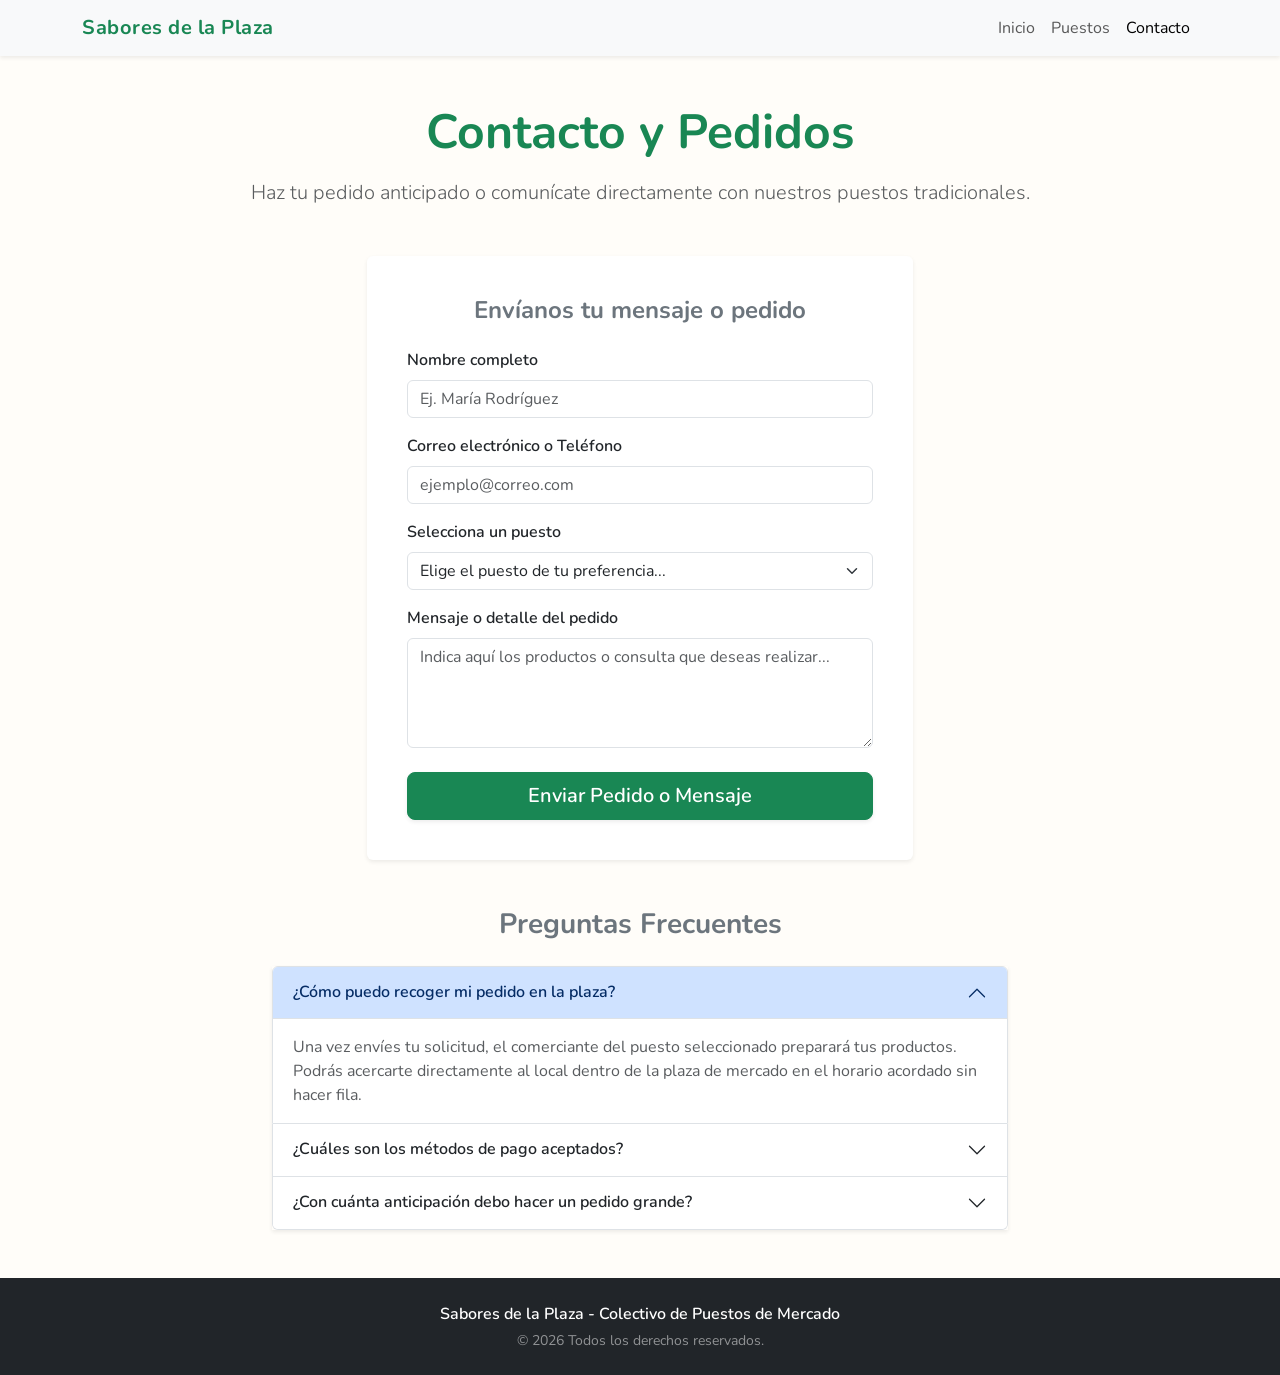
<file: plaza/contacto.html>
<!DOCTYPE html>
<html lang="es">

<head>
  <meta charset="UTF-8">
  <meta name="viewport" content="width=device-width, initial-scale=1.0">
  <title>Sabores de la Plaza - Contacto y Pedidos</title>

  <!-- Google Fonts: Nunito (Ejercicio 08) -->
  <link rel="preconnect" href="https://fonts.googleapis.com">
  <link rel="preconnect" href="https://fonts.gstatic.com" crossorigin>
  <link href="https://fonts.googleapis.com/css2?family=Nunito:wght@300;400;600;700;800&display=swap" rel="stylesheet">

  <!-- Bootstrap 5.3 CSS (Ejercicio 01) -->
  <link href="https://cdn.jsdelivr.net/npm/bootstrap@5.3.3/dist/css/bootstrap.min.css" rel="stylesheet"
    integrity="sha384-QWTKZyjpPEjISv5WaRU9OFeRpok6YctnYmDr5pNlyT2bRjXh0JMhjY6hW+ALEwIH" crossorigin="anonymous">

  <!-- Estilos personalizados (Ejercicio 01) -->
  <link href="styles.css" rel="stylesheet">
</head>

<body>

  <!-- Barra de navegación idéntica en las 3 páginas (Ejercicio 02) -->
  <nav class="navbar navbar-expand-lg navbar-light bg-light shadow-sm sticky-top">
    <div class="container">
      <a class="navbar-brand fw-bold text-success" href="index.html">Sabores de la Plaza</a>
      <button class="navbar-toggler" type="button" data-bs-toggle="collapse" data-bs-target="#navbarNav"
        aria-controls="navbarNav" aria-expanded="false" aria-label="Toggle navigation">
        <span class="navbar-toggler-icon"></span>
      </button>
      <div class="collapse navbar-collapse" id="navbarNav">
        <ul class="navbar-nav ms-auto">
          <li class="nav-item">
            <a class="nav-link" href="index.html">Inicio</a>
          </li>
          <li class="nav-item">
            <a class="nav-link" href="puestos.html">Puestos</a>
          </li>
          <li class="nav-item">
            <a class="nav-link active" aria-current="page" href="contacto.html">Contacto</a>
          </li>
        </ul>
      </div>
    </div>
  </nav>

  <!-- Contenido principal -->
  <main class="container my-5">

    <!-- Encabezado de la página -->
    <section class="text-center mb-5">
      <h1 class="display-5 fw-bold text-success mb-3">Contacto y Pedidos</h1>
      <p class="text-muted lead">Haz tu pedido anticipado o comunícate directamente con nuestros puestos tradicionales.
      </p>
    </section>

    <!-- Formulario de pedidos y contacto (Ejercicio 06) -->
    <section class="row justify-content-center mb-5">
      <div class="col-12 col-md-8 col-lg-6">
        <div class="card border-0 shadow-sm p-4">
          <div class="card-body">
            <h2 class="h4 fw-bold mb-4 text-secondary text-center">Envíanos tu mensaje o pedido</h2>

            <!-- Formulario usando clases de Bootstrap 5.3 -->
            <form>
              <div class="mb-3">
                <label for="nombre" class="form-label fw-semibold">Nombre completo</label>
                <input type="text" class="form-control" id="nombre" placeholder="Ej. María Rodríguez" required>
              </div>

              <div class="mb-3">
                <label for="contactoEmail" class="form-label fw-semibold">Correo electrónico o Teléfono</label>
                <input type="email" class="form-control" id="contactoEmail" placeholder="ejemplo@correo.com" required>
              </div>

              <div class="mb-3">
                <label for="puestoSelect" class="form-label fw-semibold">Selecciona un puesto</label>
                <select class="form-select" id="puestoSelect" required>
                  <option value="" selected disabled>Elige el puesto de tu preferencia...</option>
                  <option value="fruteria">Frutería El Edén</option>
                  <option value="panaderia">Panadería y Horno Tradicional</option>
                  <option value="almuerzos">Cocina Típica y Almuerzos Doña Rosa</option>
                  <option value="jugos">Jugos Naturales y Vitaminas</option>
                  <option value="cafe">Café de la Montaña</option>
                </select>
              </div>

              <div class="mb-4">
                <label for="mensaje" class="form-label fw-semibold">Mensaje o detalle del pedido</label>
                <textarea class="form-control" id="mensaje" rows="4"
                  placeholder="Indica aquí los productos o consulta que deseas realizar..." required></textarea>
              </div>

              <!-- Botón con modal trigger (Ejercicio 07) -->
              <div class="d-grid">
                <button type="submit" class="btn btn-success btn-lg fw-semibold shadow-sm" data-bs-toggle="modal"
                  data-bs-target="#confirmacionModal">
                  Enviar Pedido o Mensaje
                </button>
              </div>
            </form>
          </div>
        </div>
      </div>
    </section>

    <!-- Preguntas frecuentes con Accordion (Ejercicio 07) -->
    <section class="row justify-content-center mb-5">
      <div class="col-12 col-md-10 col-lg-8">
        <h2 class="h3 fw-bold text-center text-secondary mb-4">Preguntas Frecuentes</h2>
        <div class="accordion shadow-sm" id="faqAccordion">

          <div class="accordion-item">
            <h3 class="accordion-header" id="headingOne">
              <button class="accordion-button fw-semibold" type="button" data-bs-toggle="collapse"
                data-bs-target="#collapseOne" aria-expanded="true" aria-controls="collapseOne">
                ¿Cómo puedo recoger mi pedido en la plaza?
              </button>
            </h3>
            <div id="collapseOne" class="accordion-collapse collapse show" aria-labelledby="headingOne"
              data-bs-parent="#faqAccordion">
              <div class="accordion-body text-muted">
                Una vez envíes tu solicitud, el comerciante del puesto seleccionado preparará tus productos. Podrás
                acercarte directamente al local dentro de la plaza de mercado en el horario acordado sin hacer fila.
              </div>
            </div>
          </div>

          <div class="accordion-item">
            <h3 class="accordion-header" id="headingTwo">
              <button class="accordion-button collapsed fw-semibold" type="button" data-bs-toggle="collapse"
                data-bs-target="#collapseTwo" aria-expanded="false" aria-controls="collapseTwo">
                ¿Cuáles son los métodos de pago aceptados?
              </button>
            </h3>
            <div id="collapseTwo" class="accordion-collapse collapse" aria-labelledby="headingTwo"
              data-bs-parent="#faqAccordion">
              <div class="accordion-body text-muted">
                Aceptamos pagos en efectivo directamente en el puesto al momento de la entrega, así como transferencias
                bancarias mediante plataformas móviles y códigos QR locales.
              </div>
            </div>
          </div>

          <div class="accordion-item">
            <h3 class="accordion-header" id="headingThree">
              <button class="accordion-button collapsed fw-semibold" type="button" data-bs-toggle="collapse"
                data-bs-target="#collapseThree" aria-expanded="false" aria-controls="collapseThree">
                ¿Con cuánta anticipación debo hacer un pedido grande?
              </button>
            </h3>
            <div id="collapseThree" class="accordion-collapse collapse" aria-labelledby="headingThree"
              data-bs-parent="#faqAccordion">
              <div class="accordion-body text-muted">
                Para almuerzos o pedidos especiales al por mayor, recomendamos realizarlos con al menos un día de
                anticipación o antes de las 9:00 a.m. del mismo día para garantizar los ingredientes más frescos.
              </div>
            </div>
          </div>

        </div>
      </div>
    </section>

  </main>

  <!-- Modal de confirmación de pedido (Ejercicio 07 - Components -> Modal) -->
  <div class="modal fade" id="confirmacionModal" tabindex="-1" aria-labelledby="confirmacionModalLabel"
    aria-hidden="true">
    <div class="modal-dialog modal-dialog-centered">
      <div class="modal-content border-0 shadow">
        <div class="modal-header bg-success text-white">
          <h5 class="modal-title fw-bold" id="confirmacionModalLabel">¡Mensaje Recibido!</h5>
          <button type="button" class="btn-close btn-close-white" data-bs-dismiss="modal" aria-label="Cerrar"></button>
        </div>
        <div class="modal-body text-center py-4">
          <div class="fs-1 text-success mb-3">✅</div>
          <p class="lead mb-2">¡Gracias por contactar a Sabores de la Plaza!</p>
          <p class="text-muted mb-0">Hemos registrado tu mensaje o pedido exitosamente. El puesto seleccionado se
            comunicará contigo muy pronto.</p>
        </div>
        <div class="modal-footer justify-content-center border-0 pb-4">
          <button type="button" class="btn btn-success px-4" data-bs-dismiss="modal">Aceptar</button>
        </div>
      </div>
    </div>
  </div>

  <!-- Footer con datos del colectivo (Ejercicio 03) -->
  <footer class="bg-dark text-white text-center py-4 mt-5">
    <div class="container">
      <p class="mb-1 fw-semibold">Sabores de la Plaza - Colectivo de Puestos de Mercado</p>
      <p class="text-white-50 small mb-0">&copy; 2026 Todos los derechos reservados.</p>
    </div>
  </footer>

  <!-- Bootstrap 5.3 JS Bundle (Ejercicio 01) -->
  <script src="https://cdn.jsdelivr.net/npm/bootstrap@5.3.3/dist/js/bootstrap.bundle.min.js"
    integrity="sha384-YvpcrYf0tY3lHB60NNkmXc5s9fDVZLESaAA55NDzOxhy9GkcIdslK1eN7N6jIeHz"
    crossorigin="anonymous"></script>
</body>

</html>
</file>
<file: plaza/styles.css>
/*
============================================================
Ejercicio 08 · La identidad visual de Sabores de la Plaza
============================================================
El cliente pidió "nuestros propios colores, no el azul de todos
los sitios" y "una letra que se sienta cálida".
Escribe tu CSS DEBAJO de este comentario.

  - En :root, cambia --bs-primary y --bs-primary-rgb por tu color
    principal (el mismo color: uno en hexadecimal y otro en números).
  - En :root, cambia --bs-body-font-family por la fuente que traes
    de Google Fonts (el mismo nombre que va en el <link>).
  - Una regla para .btn-primary que cambie --bs-btn-bg (y si
    quieres, --bs-btn-border-color y --bs-btn-hover-bg).

Recuerda: este archivo se enlaza DESPUÉS de Bootstrap.
La paleta es tuya: colores cálidos de plaza de mercado.
============================================================
*/
:root {
  /* Color principal tropical: Mango maduro / Papaya vibrante */
  --bs-primary: #e85d04;
  --bs-primary-rgb: 232, 93, 4;

  /* Tipografía fresca y amigable de Google Fonts */
  --bs-body-font-family: 'Nunito', sans-serif;
}

/* Personalización del botón primario en tono fruta tropical */
.btn-primary {
  --bs-btn-bg: #e85d04;
  --bs-btn-border-color: #e85d04;
  --bs-btn-hover-bg: #dc2f02;
  --bs-btn-hover-border-color: #d00000;
  --bs-btn-focus-shadow-rgb: 232, 93, 4;
  --bs-btn-active-bg: #d00000;
  --bs-btn-active-border-color: #ba181b;
}

/* Estilos generales para la identidad visual de frutas tropicales */
body {
  background-color: #fffdf9;
  color: #2e2620;
}

.navbar-brand {
  letter-spacing: 0.5px;
  font-weight: 800;
}

/* Toque cálido para títulos */
h1, h2, h3, h4, h5, h6 {
  color: #2d2118;
}

/* Realce suave para las tarjetas */
.card {
  transition: transform 0.2s ease, box-shadow 0.2s ease;
  border-color: rgba(232, 93, 4, 0.15);
}

.card:hover {
  transform: translateY(-2px);
  box-shadow: 0 0.5rem 1rem rgba(232, 93, 4, 0.12) !important;
}
</file>
